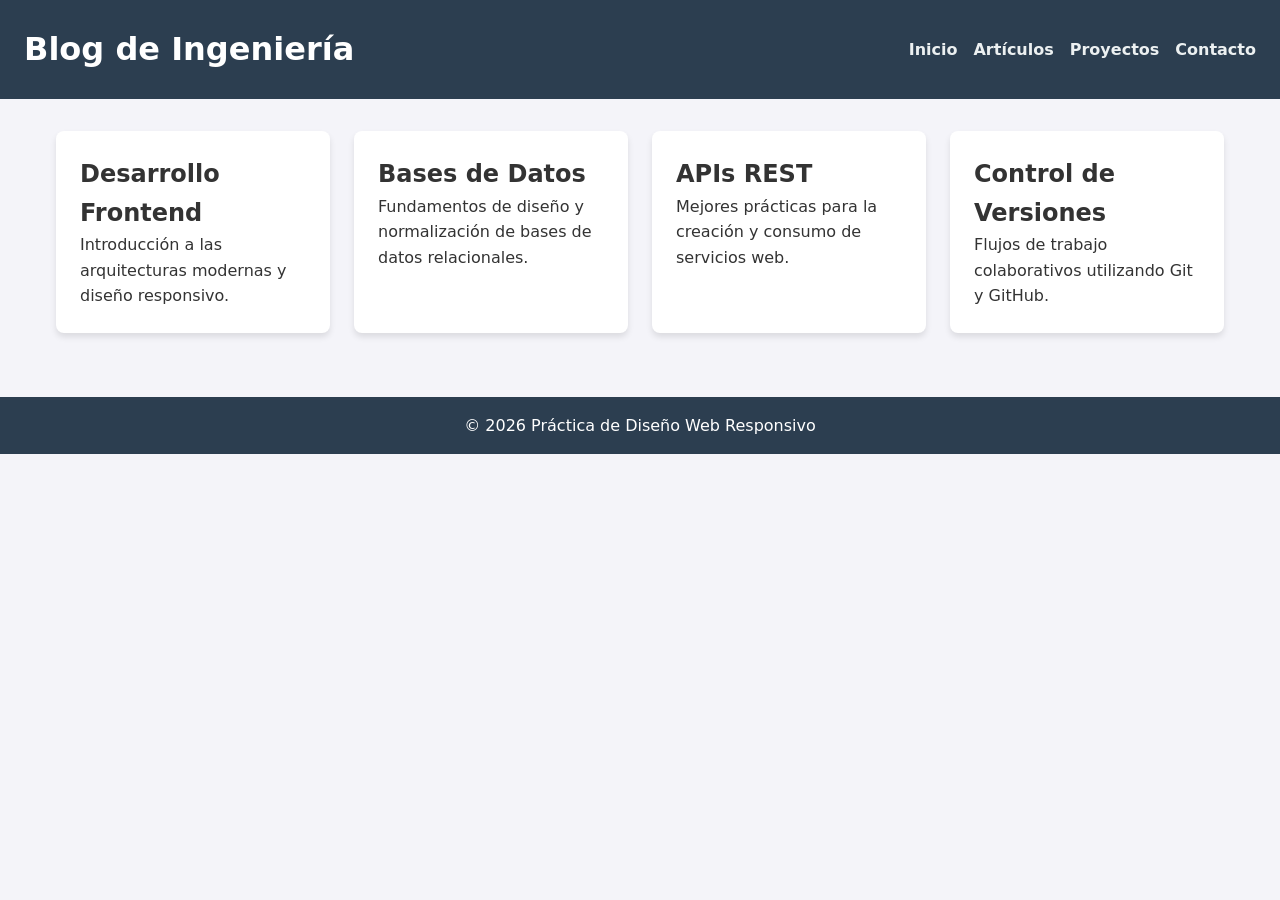
<file: Segundo Parcial/Actividad por participación 2/participacion4/index.html>
<!DOCTYPE html>
<html lang="es">
<head>
    <meta charset="UTF-8">
    <meta name="viewport" content="width=device-width, initial-scale=1.0">
    <title>Práctica: Media Queries</title>
    <link rel="stylesheet" href="assets/css/style.css">
</head>
<body>
    <header class="header">
        <h1>Blog de Ingeniería</h1>
        <nav class="nav">
            <ul>
                <li><a href="#">Inicio</a></li>
                <li><a href="#">Artículos</a></li>
                <li><a href="#">Proyectos</a></li>
                <li><a href="#">Contacto</a></li>
            </ul>
        </nav>
    </header>

    <main class="container">
        <section class="grid-articulos">
            <article class="card">
                <h2>Desarrollo Frontend</h2>
                <p>Introducción a las arquitecturas modernas y diseño responsivo.</p>
            </article>
            <article class="card">
                <h2>Bases de Datos</h2>
                <p>Fundamentos de diseño y normalización de bases de datos relacionales.</p>
            </article>
            <article class="card">
                <h2>APIs REST</h2>
                <p>Mejores prácticas para la creación y consumo de servicios web.</p>
            </article>
            <article class="card">
                <h2>Control de Versiones</h2>
                <p>Flujos de trabajo colaborativos utilizando Git y GitHub.</p>
            </article>
        </section>
    </main>

    <footer class="footer">
        <p>&copy; 2026 Práctica de Diseño Web Responsivo</p>
    </footer>
</body>
</html>
</file>
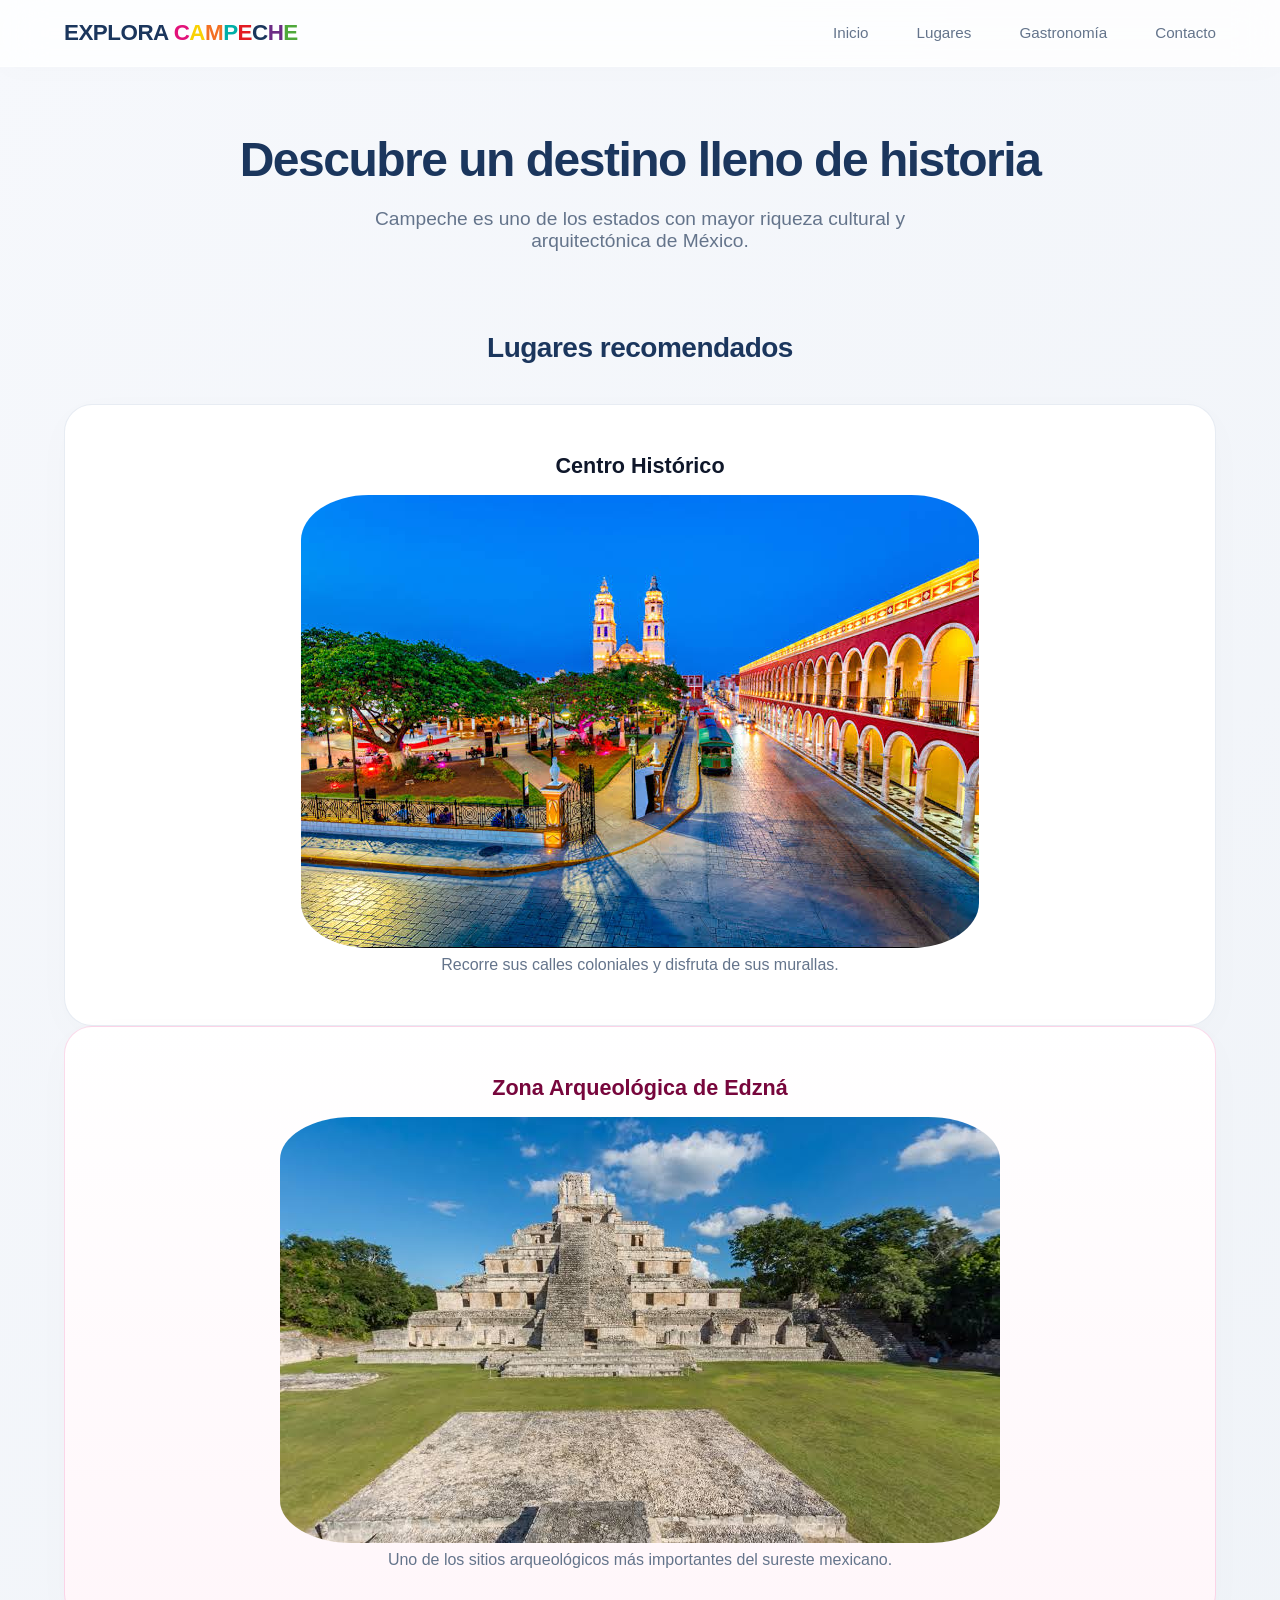
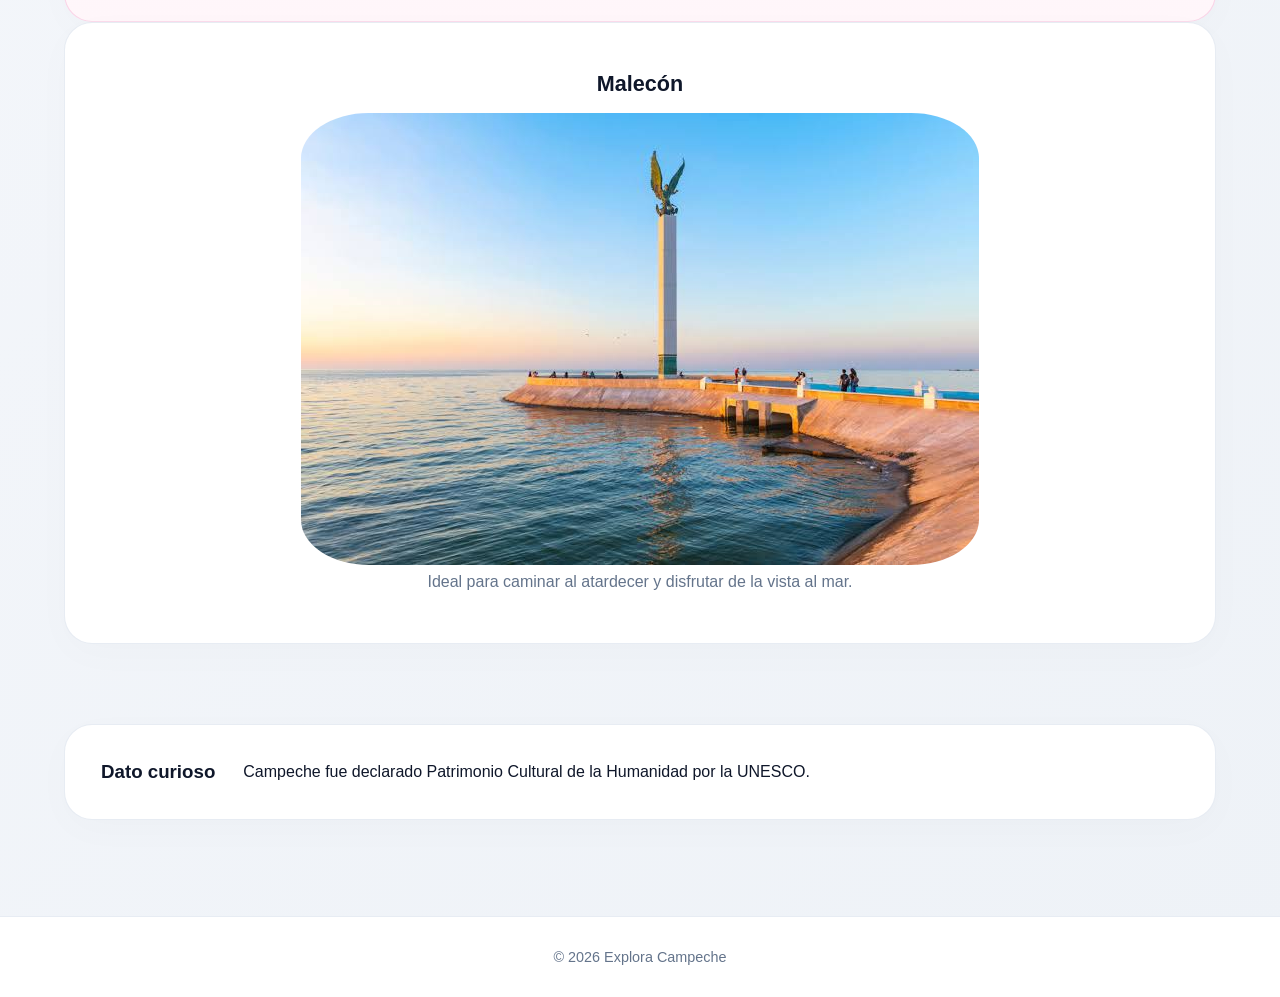
<file: Segundo Parcial/Tareas/Tarea1/index.html>
<!DOCTYPE html>
<html lang="es">
<head>
    <meta charset="UTF-8">
    <meta name="viewport" content="width=device-width, initial-scale=1.0">
    <title>Explora Campeche</title>
    <link rel="stylesheet" href="styles.css">
</head>

<body>

<header>

    <h1 id="logo">
  Explora <span class="c-rosa">C</span><span class="c-amarillo">a</span><span class="c-naranja">m</span><span class="c-aqua">p</span><span class="c-rojo">e</span><span class="c-azul">c</span><span class="c-morado">h</span><span class="c-verde">e</span>
</h1>

    <nav>

        <ul class="menu">
            <li><a href="#">Inicio</a></li>
            <li><a href="#">Lugares</a></li>
            <li><a href="#">Gastronomía</a></li>
            <li><a href="#">Contacto</a></li>
        </ul>

    </nav>

</header>

<main>

    <section class="presentacion">

        <h2>Descubre un destino lleno de historia</h2>

        <p>
            Campeche es uno de los estados con mayor riqueza cultural y arquitectónica de México.
        </p>

    </section>

    <section id="destinos">

        <h2>Lugares recomendados</h2>

        <article class="tarjeta">

            <h3>Centro Histórico</h3>
            <img src="img/centro.jpg" alt ="Centro Histórico">
            <p>
                Recorre sus calles coloniales y disfruta de sus murallas.
            </p>

        </article>

        <article class="tarjeta destacado">

            <h3>Zona Arqueológica de Edzná</h3>

            <img src="img/edzna.jpg" alt ="Centro Histórico">

            

            <p>
                Uno de los sitios arqueológicos más importantes del sureste mexicano.
            </p>

        </article>

        <article class="tarjeta">

            <h3>Malecón</h3>

                
<img src="img/male.jpg" alt ="Centro Histórico">
                


            <p>
                Ideal para caminar al atardecer y disfrutar de la vista al mar.
            </p>

        </article>

    </section>

    <aside class="informacion">

        <h3>Dato curioso</h3>

        <p>
            Campeche fue declarado Patrimonio Cultural de la Humanidad por la UNESCO.
        </p>

    </aside>

</main>

<footer>

    <p id="copyright">
        © 2026 Explora Campeche
    </p>

</footer>

</body>
</html>
</file>
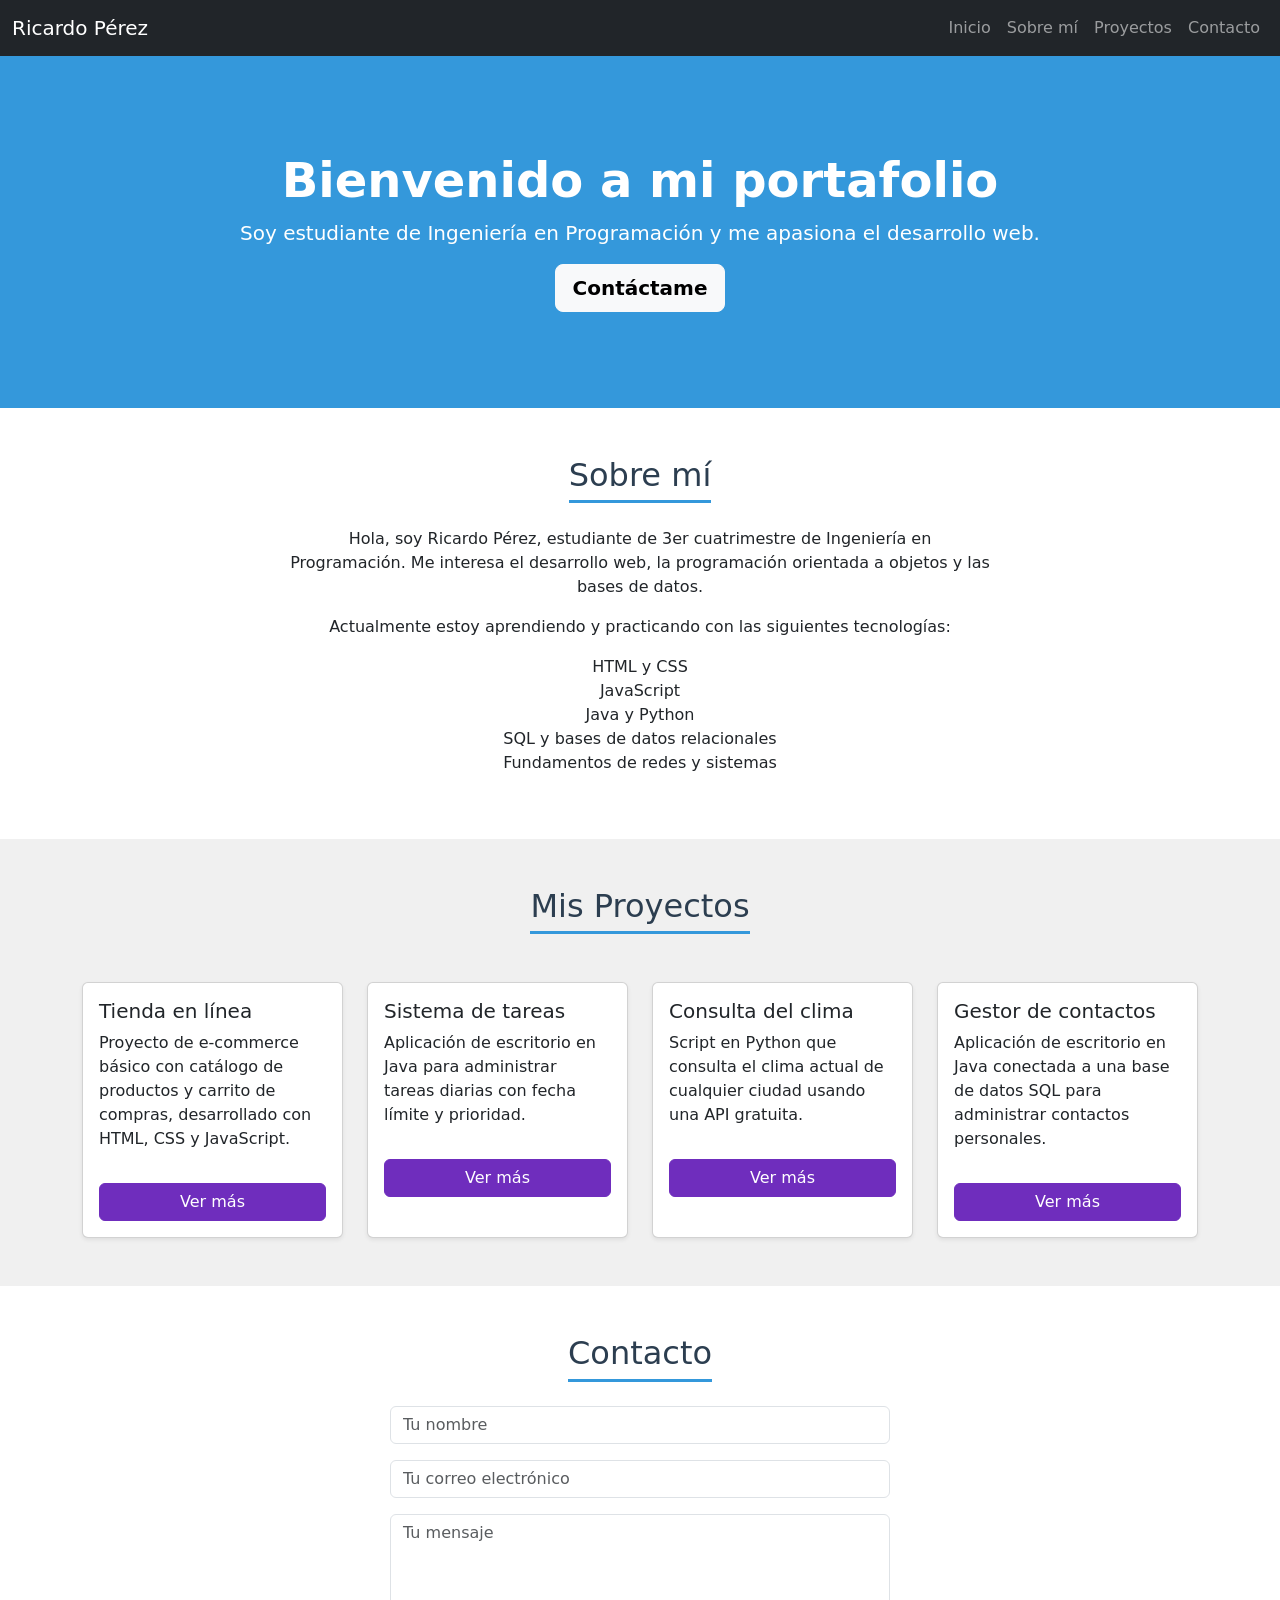
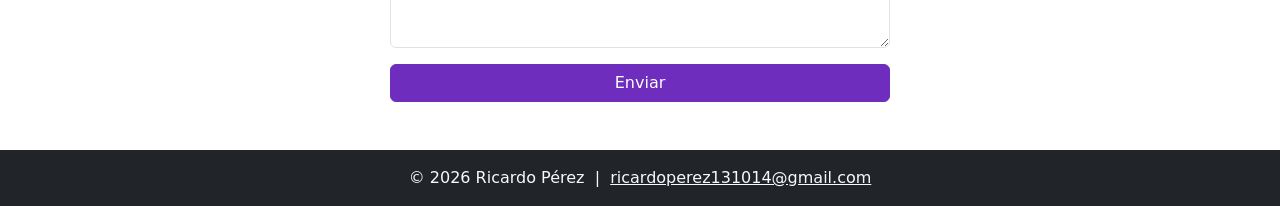
<file: Segundo Parcial/Examen/Examen Segundo Parcial/Ejercicio2/index.html>
<!DOCTYPE html>
<html lang="es">
<head>
    <meta charset="UTF-8">
    <meta name="viewport" content="width=device-width, initial-scale=1.0">
    <title>Ricardo Pérez - Landing Page</title>

    <!-- Bootstrap 5 CDN -->
    <link href="https://cdn.jsdelivr.net/npm/bootstrap@5.3.3/dist/css/bootstrap.min.css" rel="stylesheet">
    <!-- Estilos personalizados: SIEMPRE después del CDN de Bootstrap -->
    <link href="css/style.css" rel="stylesheet">
</head>
<body>

<!-- 1. NAVBAR -->
<nav class="navbar navbar-expand-lg navbar-dark bg-dark">
    <div class="container-fluid">
        <a class="navbar-brand" href="#hero">Ricardo Pérez</a>
        <button class="navbar-toggler" type="button" data-bs-toggle="collapse" data-bs-target="#navbarNav"
                aria-controls="navbarNav" aria-expanded="false" aria-label="Alternar navegación">
            <span class="navbar-toggler-icon"></span>
        </button>
        <div class="collapse navbar-collapse" id="navbarNav">
            <ul class="navbar-nav ms-auto">
                <li class="nav-item"><a class="nav-link" href="#hero">Inicio</a></li>
                <li class="nav-item"><a class="nav-link" href="#contenido">Sobre mí</a></li>
                <li class="nav-item"><a class="nav-link" href="#tarjetas">Proyectos</a></li>
                <li class="nav-item"><a class="nav-link" href="#contacto">Contacto</a></li>
            </ul>
        </div>
    </div>
</nav>

<!-- 2. HERO -->
<header id="hero" class="text-white text-center py-5" style="background-color:#3498db;">
    <div class="container py-5">
        <h2 class="display-5 fw-bold">Bienvenido a mi portafolio</h2>
        <p class="lead">Soy estudiante de Ingeniería en Programación y me apasiona el desarrollo web.</p>
        <a href="#contacto" class="btn btn-light btn-lg fw-bold">Contáctame</a>
    </div>
</header>

<!-- 3. SOBRE MÍ -->
<section id="contenido" class="py-5 bg-white">
    <div class="container text-center">
        <h2 class="section-title mb-4">Sobre mí</h2>
        <p class="mx-auto" style="max-width:700px;">
            Hola, soy Ricardo Pérez, estudiante de 3er cuatrimestre de Ingeniería en Programación.
            Me interesa el desarrollo web, la programación orientada a objetos y las bases de datos.
        </p>
        <p>Actualmente estoy aprendiendo y practicando con las siguientes tecnologías:</p>
        <ul class="list-unstyled mx-auto" style="max-width:500px;">
            <li>HTML y CSS</li>
            <li>JavaScript</li>
            <li>Java y Python</li>
            <li>SQL y bases de datos relacionales</li>
            <li>Fundamentos de redes y sistemas</li>
        </ul>
    </div>
</section>

<!-- 4. PROYECTOS (rejilla + tarjetas) -->
<section id="tarjetas" class="py-5" style="background-color:#f0f0f0;">
    <div class="container">
        <div class="text-center">
            <h2 class="section-title mb-5">Mis Proyectos</h2>
        </div>
        <div class="row g-4">

            <div class="col-12 col-sm-6 col-lg-3">
                <div class="card h-100 shadow-sm">
                    <div class="card-body d-flex flex-column">
                        <h3 class="card-title h5">Tienda en línea</h3>
                        <p class="card-text">Proyecto de e-commerce básico con catálogo de productos y carrito de compras, desarrollado con HTML, CSS y JavaScript.</p>
                        <button type="button" class="btn btn-primary mt-3" data-bs-toggle="modal" data-bs-target="#modalTienda">
                            Ver más
                        </button>
                    </div>
                </div>
            </div>

            <div class="col-12 col-sm-6 col-lg-3">
                <div class="card h-100 shadow-sm">
                    <div class="card-body d-flex flex-column">
                        <h3 class="card-title h5">Sistema de tareas</h3>
                        <p class="card-text">Aplicación de escritorio en Java para administrar tareas diarias con fecha límite y prioridad.</p>
                        <button type="button" class="btn btn-primary mt-3" data-bs-toggle="modal" data-bs-target="#modalTareas">
                            Ver más
                        </button>
                    </div>
                </div>
            </div>

            <div class="col-12 col-sm-6 col-lg-3">
                <div class="card h-100 shadow-sm">
                    <div class="card-body d-flex flex-column">
                        <h3 class="card-title h5">Consulta del clima</h3>
                        <p class="card-text">Script en Python que consulta el clima actual de cualquier ciudad usando una API gratuita.</p>
                        <button type="button" class="btn btn-primary mt-3" data-bs-toggle="modal" data-bs-target="#modalClima">
                            Ver más
                        </button>
                    </div>
                </div>
            </div>

            <div class="col-12 col-sm-6 col-lg-3">
                <div class="card h-100 shadow-sm">
                    <div class="card-body d-flex flex-column">
                        <h3 class="card-title h5">Gestor de contactos</h3>
                        <p class="card-text">Aplicación de escritorio en Java conectada a una base de datos SQL para administrar contactos personales.</p>
                        <button type="button" class="btn btn-primary mt-3" data-bs-toggle="modal" data-bs-target="#modalContactos">
                            Ver más
                        </button>
                    </div>
                </div>
            </div>

        </div>
    </div>
</section>

<!-- 5. CONTACTO -->
<section id="contacto" class="py-5 bg-white">
    <div class="container">
        <div class="text-center">
            <h2 class="section-title mb-4">Contacto</h2>
        </div>
        <form id="formulario" novalidate class="mx-auto" style="max-width:500px;">
            <div class="mb-3">
                <input type="text" class="form-control" id="nombre" placeholder="Tu nombre">
                <div class="invalid-feedback" id="err-nombre"></div>
            </div>
            <div class="mb-3">
                <input type="email" class="form-control" id="email" placeholder="Tu correo electrónico">
                <div class="invalid-feedback" id="err-email"></div>
            </div>
            <div class="mb-3">
                <textarea class="form-control" id="mensaje" rows="5" placeholder="Tu mensaje"></textarea>
                <div class="invalid-feedback" id="err-mensaje"></div>
            </div>
            <button type="submit" class="btn btn-primary w-100">Enviar</button>
        </form>
        <div id="mensaje-exito" class="alert alert-success text-center mx-auto mt-3" style="max-width:500px; display:none;">
            ¡Mensaje enviado correctamente! Te responderé pronto.
        </div>
    </div>
</section>

<!-- 6. FOOTER -->
<footer class="bg-dark text-light text-center py-3">
    <p class="mb-0">&copy; 2026 Ricardo Pérez &nbsp;|&nbsp; <a class="link-light" href="mailto:ricardoperez131014@gmail.com">ricardoperez131014@gmail.com</a></p>
</footer>

<!-- MODALES DE PROYECTOS -->
<div class="modal fade" id="modalTienda" tabindex="-1" aria-labelledby="modalTiendaLabel" aria-hidden="true">
    <div class="modal-dialog">
        <div class="modal-content">
            <div class="modal-header">
                <h5 class="modal-title" id="modalTiendaLabel">Tienda en línea</h5>
                <button type="button" class="btn-close" data-bs-dismiss="modal" aria-label="Cerrar"></button>
            </div>
            <div class="modal-body">
                <p>Proyecto de e-commerce básico con catálogo de productos, carrito de compras y cálculo de totales, desarrollado con HTML, CSS y JavaScript puro, sin frameworks.</p>
            </div>
            <div class="modal-footer">
                <button type="button" class="btn btn-secondary" data-bs-dismiss="modal">Cerrar</button>
            </div>
        </div>
    </div>
</div>

<div class="modal fade" id="modalTareas" tabindex="-1" aria-labelledby="modalTareasLabel" aria-hidden="true">
    <div class="modal-dialog">
        <div class="modal-content">
            <div class="modal-header">
                <h5 class="modal-title" id="modalTareasLabel">Sistema de tareas</h5>
                <button type="button" class="btn-close" data-bs-dismiss="modal" aria-label="Cerrar"></button>
            </div>
            <div class="modal-body">
                <p>Aplicación de escritorio en Java para administrar tareas diarias, con fecha límite, prioridad y persistencia de datos en un archivo local.</p>
            </div>
            <div class="modal-footer">
                <button type="button" class="btn btn-secondary" data-bs-dismiss="modal">Cerrar</button>
            </div>
        </div>
    </div>
</div>

<div class="modal fade" id="modalClima" tabindex="-1" aria-labelledby="modalClimaLabel" aria-hidden="true">
    <div class="modal-dialog">
        <div class="modal-content">
            <div class="modal-header">
                <h5 class="modal-title" id="modalClimaLabel">Consulta del clima</h5>
                <button type="button" class="btn-close" data-bs-dismiss="modal" aria-label="Cerrar"></button>
            </div>
            <div class="modal-body">
                <p>Script en Python que consulta el clima actual de cualquier ciudad usando una API gratuita y muestra temperatura, humedad y condición del cielo.</p>
            </div>
            <div class="modal-footer">
                <button type="button" class="btn btn-secondary" data-bs-dismiss="modal">Cerrar</button>
            </div>
        </div>
    </div>
</div>

<div class="modal fade" id="modalContactos" tabindex="-1" aria-labelledby="modalContactosLabel" aria-hidden="true">
    <div class="modal-dialog">
        <div class="modal-content">
            <div class="modal-header">
                <h5 class="modal-title" id="modalContactosLabel">Gestor de contactos</h5>
                <button type="button" class="btn-close" data-bs-dismiss="modal" aria-label="Cerrar"></button>
            </div>
            <div class="modal-body">
                <p>Aplicación de escritorio en Java conectada a una base de datos SQL para registrar, editar y eliminar contactos personales.</p>
            </div>
            <div class="modal-footer">
                <button type="button" class="btn btn-secondary" data-bs-dismiss="modal">Cerrar</button>
            </div>
        </div>
    </div>
</div>

<!-- Bootstrap Bundle JS (necesario para navbar, modales, etc.) -->
<script src="https://cdn.jsdelivr.net/npm/bootstrap@5.3.3/dist/js/bootstrap.bundle.min.js"></script>

<!-- JAVASCRIPT: validación del formulario -->
<script>
    document.getElementById('formulario').addEventListener('submit', function (e) {
        e.preventDefault();

        var nombre = document.getElementById('nombre');
        var email = document.getElementById('email');
        var mensaje = document.getElementById('mensaje');
        var valido = true;

        // Limpiar errores anteriores
        ['nombre', 'email', 'mensaje'].forEach(function (id) {
            document.getElementById(id).classList.remove('is-invalid');
            document.getElementById('err-' + id).textContent = '';
        });

        if (nombre.value.trim() === '') {
            nombre.classList.add('is-invalid');
            document.getElementById('err-nombre').textContent = 'Por favor ingresa tu nombre.';
            valido = false;
        }

        if (email.value.trim() === '' || !email.value.includes('@')) {
            email.classList.add('is-invalid');
            document.getElementById('err-email').textContent = 'Ingresa un correo válido.';
            valido = false;
        }

        if (mensaje.value.trim() === '') {
            mensaje.classList.add('is-invalid');
            document.getElementById('err-mensaje').textContent = 'El mensaje no puede estar vacío.';
            valido = false;
        }

        if (valido) {
            document.getElementById('formulario').style.display = 'none';
            document.getElementById('mensaje-exito').style.display = 'block';
        }
    });
</script>

</body>
</html>
</file>
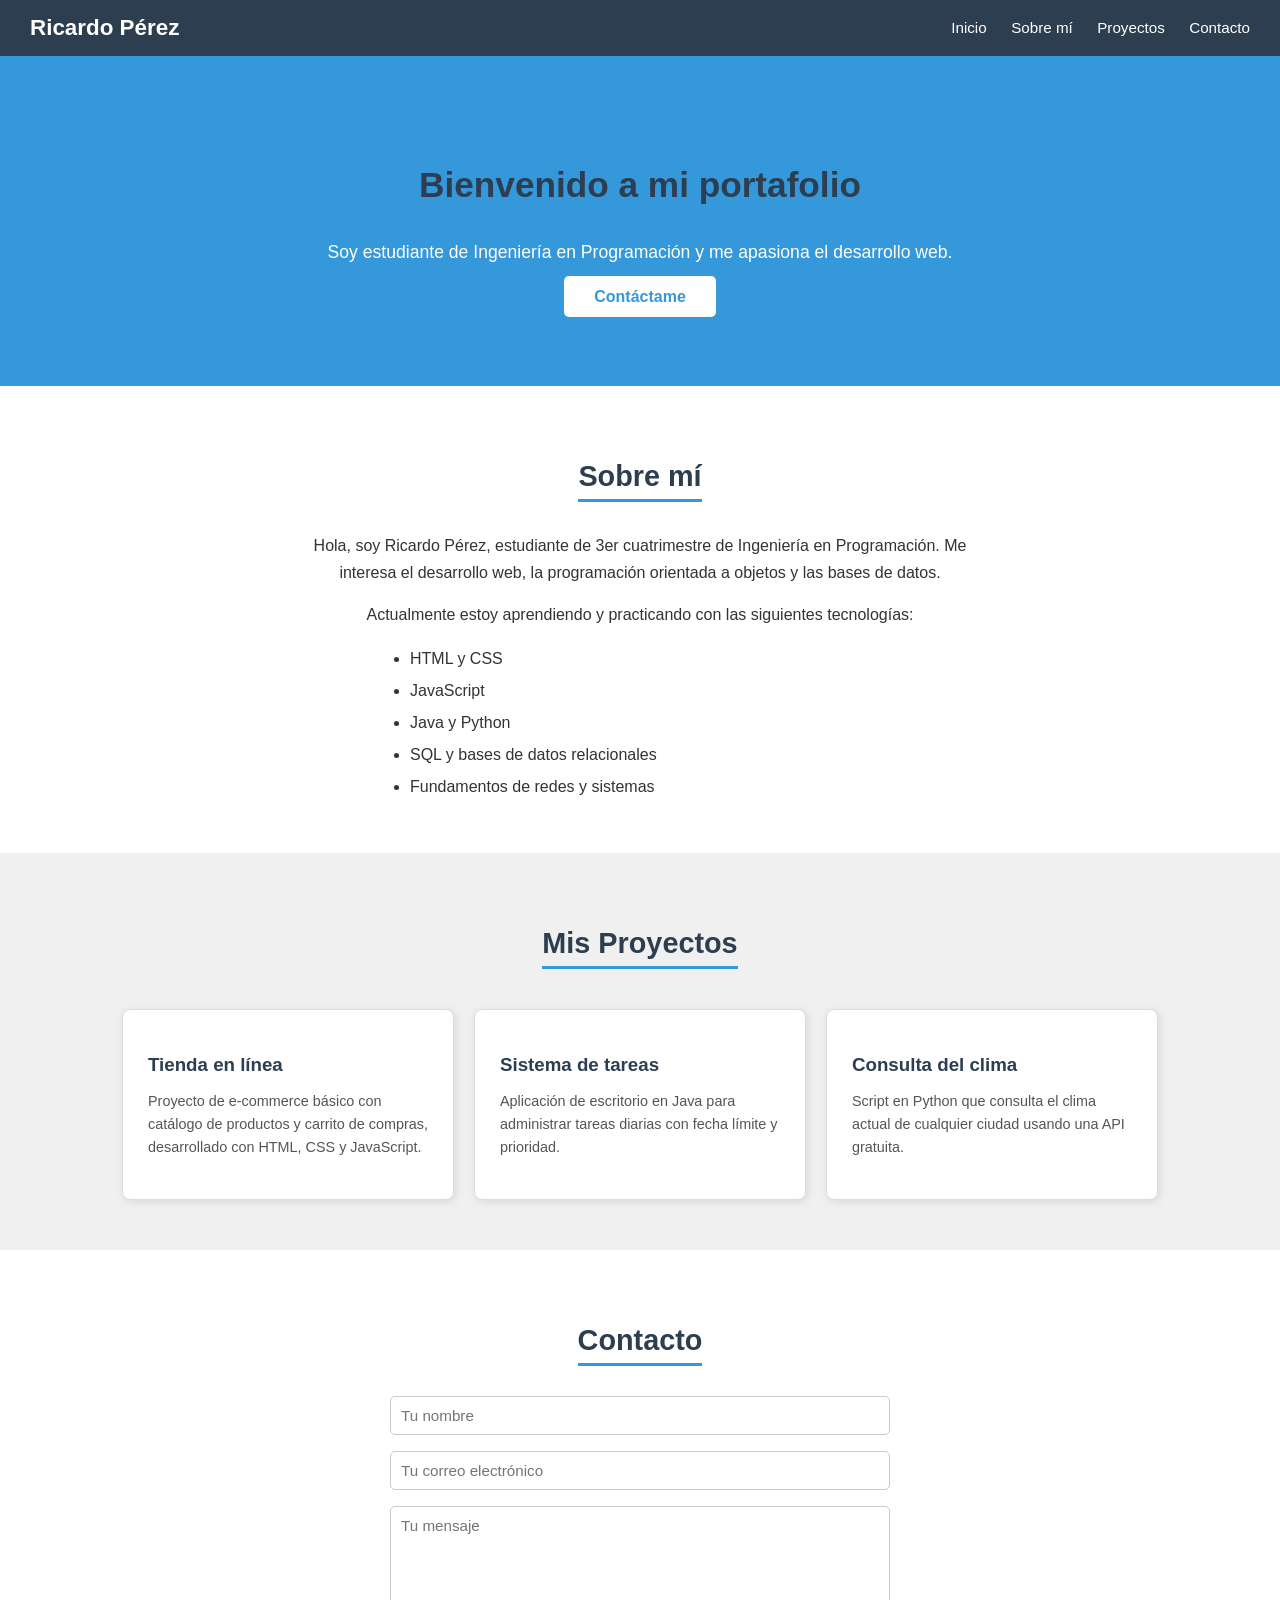
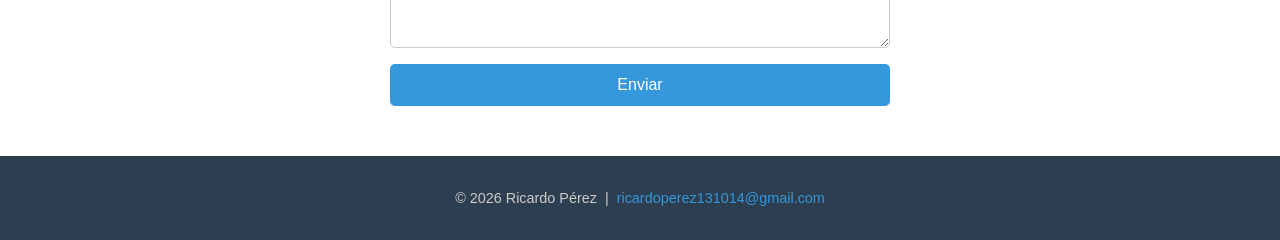
<file: Landing_Page.html>
<!DOCTYPE html>
<html lang="es">
<head>
    <meta charset="UTF-8">
    <meta name="viewport" content="width=device-width, initial-scale=1.0">
    <title>Ricardo Pérez - Landing Page</title>
    <style>
        body {
            font-family: Arial, sans-serif;
            margin: 0;
            padding: 0;
            background-color: #f0f0f0;
            color: #333;
        }

        /* HEADER */
        header {
            background-color: #2c3e50;
            color: white;
            padding: 15px 30px;
            display: flex;
            justify-content: space-between;
            align-items: center;
        }

        header h1 {
            font-size: 1.4rem;
            margin: 0;
        }

        header nav a {
            color: white;
            text-decoration: none;
            margin-left: 20px;
            font-size: 0.95rem;
        }

        header nav a:hover {
            text-decoration: underline;
        }

        /* HERO */
        #hero {
            background-color: #3498db;
            color: white;
            text-align: center;
            padding: 80px 20px;
        }

        #hero h2 {
            font-size: 2.2rem;
            margin-bottom: 10px;
        }

        #hero p {
            font-size: 1.1rem;
            margin-bottom: 25px;
        }

        #hero a {
            background-color: white;
            color: #3498db;
            padding: 12px 30px;
            text-decoration: none;
            border-radius: 5px;
            font-weight: bold;
        }

        #hero a:hover {
            background-color: #ecf0f1;
        }

        /* SECCIONES */
        section {
            padding: 50px 30px;
        }

        section h2 {
            text-align: center;
            margin-bottom: 30px;
            font-size: 1.8rem;
            color: #2c3e50;
            border-bottom: 3px solid #3498db;
            display: inline-block;
            padding-bottom: 6px;
        }

        .seccion-titulo {
            text-align: center;
        }

        /* CONTENIDO */
        #contenido {
            background-color: white;
        }

        #contenido p {
            max-width: 700px;
            margin: 0 auto 15px;
            line-height: 1.7;
            text-align: center;
        }

        #contenido ul {
            max-width: 500px;
            margin: 0 auto;
            line-height: 2;
        }

        /* TARJETAS */
        #tarjetas {
            background-color: #f0f0f0;
        }

        .cards-container {
            display: flex;
            gap: 20px;
            justify-content: center;
            flex-wrap: wrap;
            margin-top: 10px;
        }

        .card {
            background-color: white;
            border: 1px solid #ddd;
            border-radius: 8px;
            padding: 25px;
            width: 280px;
            box-shadow: 2px 2px 8px rgba(0,0,0,0.1);
        }

        .card h3 {
            color: #2c3e50;
            margin-bottom: 10px;
        }

        .card p {
            color: #555;
            font-size: 0.9rem;
            line-height: 1.6;
        }

        /* CONTACTO */
        #contacto {
            background-color: white;
        }

        #contacto form {
            max-width: 500px;
            margin: 0 auto;
            display: flex;
            flex-direction: column;
            gap: 12px;
        }

        #contacto form input,
        #contacto form textarea {
            padding: 10px;
            border: 1px solid #ccc;
            border-radius: 5px;
            font-size: 0.95rem;
            font-family: Arial, sans-serif;
        }

        #contacto form textarea {
            height: 120px;
            resize: vertical;
        }

        #contacto form button {
            background-color: #3498db;
            color: white;
            border: none;
            padding: 12px;
            border-radius: 5px;
            font-size: 1rem;
            cursor: pointer;
        }

        #contacto form button:hover {
            background-color: #2980b9;
        }

        .error {
            border: 1px solid red !important;
        }

        .error-msg {
            color: red;
            font-size: 0.82rem;
            margin-top: -8px;
        }

        #mensaje-exito {
            display: none;
            background-color: #d4edda;
            color: #155724;
            border: 1px solid #c3e6cb;
            padding: 12px;
            border-radius: 5px;
            text-align: center;
            max-width: 500px;
            margin: 15px auto 0;
        }

        /* FOOTER */
        footer {
            background-color: #2c3e50;
            color: #ccc;
            text-align: center;
            padding: 20px;
            font-size: 0.9rem;
        }

        footer a {
            color: #3498db;
            text-decoration: none;
        }
    </style>
</head>
<body>

<!-- 1. HEADER -->
<header>
    <h1>Ricardo Pérez</h1>
    <nav>
        <a href="#hero">Inicio</a>
        <a href="#contenido">Sobre mí</a>
        <a href="#tarjetas">Proyectos</a>
        <a href="#contacto">Contacto</a>
    </nav>
</header>

<!-- 2. HERO SECTION -->
<section id="hero">
    <h2>Bienvenido a mi portafolio</h2>
    <p>Soy estudiante de Ingeniería en Programación y me apasiona el desarrollo web.</p>
    <a href="#contacto">Contáctame</a>
</section>

<!-- 3. CONTENIDO -->
<section id="contenido">
    <div class="seccion-titulo">
        <h2>Sobre mí</h2>
    </div>
    <p>Hola, soy Ricardo Pérez, estudiante de 3er cuatrimestre de Ingeniería en Programación. Me interesa el desarrollo web, la programación orientada a objetos y las bases de datos.</p>
    <p>Actualmente estoy aprendiendo y practicando con las siguientes tecnologías:</p>
    <ul>
        <li>HTML y CSS</li>
        <li>JavaScript</li>
        <li>Java y Python</li>
        <li>SQL y bases de datos relacionales</li>
        <li>Fundamentos de redes y sistemas</li>
    </ul>
</section>

<!-- 4. TARJETAS -->
<section id="tarjetas">
    <div class="seccion-titulo">
        <h2>Mis Proyectos</h2>
    </div>
    <div class="cards-container">
        <div class="card">
            <h3>Tienda en línea</h3>
            <p>Proyecto de e-commerce básico con catálogo de productos y carrito de compras, desarrollado con HTML, CSS y JavaScript.</p>
        </div>
        <div class="card">
            <h3>Sistema de tareas</h3>
            <p>Aplicación de escritorio en Java para administrar tareas diarias con fecha límite y prioridad.</p>
        </div>
        <div class="card">
            <h3>Consulta del clima</h3>
            <p>Script en Python que consulta el clima actual de cualquier ciudad usando una API gratuita.</p>
        </div>
    </div>
</section>

<!-- 5. CONTACTO -->
<section id="contacto">
    <div class="seccion-titulo">
        <h2>Contacto</h2>
    </div>
    <form id="formulario" novalidate>
        <input type="text" id="nombre" placeholder="Tu nombre" />
        <span class="error-msg" id="err-nombre"></span>

        <input type="email" id="email" placeholder="Tu correo electrónico" />
        <span class="error-msg" id="err-email"></span>

        <textarea id="mensaje" placeholder="Tu mensaje"></textarea>
        <span class="error-msg" id="err-mensaje"></span>

        <button type="submit">Enviar</button>
    </form>
    <div id="mensaje-exito">¡Mensaje enviado correctamente! Te responderé pronto.</div>
</section>

<!-- 6. FOOTER -->
<footer>
    <p>&copy; 2026 Ricardo Pérez &nbsp;|&nbsp; <a href="mailto:ricardoperez131014@gmail.com">ricardoperez131014@gmail.com</a></p>
</footer>

<!-- JAVASCRIPT: validación del formulario -->
<script>
    document.getElementById('formulario').addEventListener('submit', function(e) {
        e.preventDefault();

        var nombre  = document.getElementById('nombre');
        var email   = document.getElementById('email');
        var mensaje = document.getElementById('mensaje');
        var valido  = true;

        // Limpiar errores anteriores
        ['nombre', 'email', 'mensaje'].forEach(function(id) {
            document.getElementById(id).classList.remove('error');
            document.getElementById('err-' + id).textContent = '';
        });

        if (nombre.value.trim() === '') {
            nombre.classList.add('error');
            document.getElementById('err-nombre').textContent = 'Por favor ingresa tu nombre.';
            valido = false;
        }

        if (email.value.trim() === '' || !email.value.includes('@')) {
            email.classList.add('error');
            document.getElementById('err-email').textContent = 'Ingresa un correo válido.';
            valido = false;
        }

        if (mensaje.value.trim() === '') {
            mensaje.classList.add('error');
            document.getElementById('err-mensaje').textContent = 'El mensaje no puede estar vacío.';
            valido = false;
        }

        if (valido) {
            document.getElementById('formulario').style.display = 'none';
            document.getElementById('mensaje-exito').style.display = 'block';
        }
    });
</script>

</body>
</html>
</file>
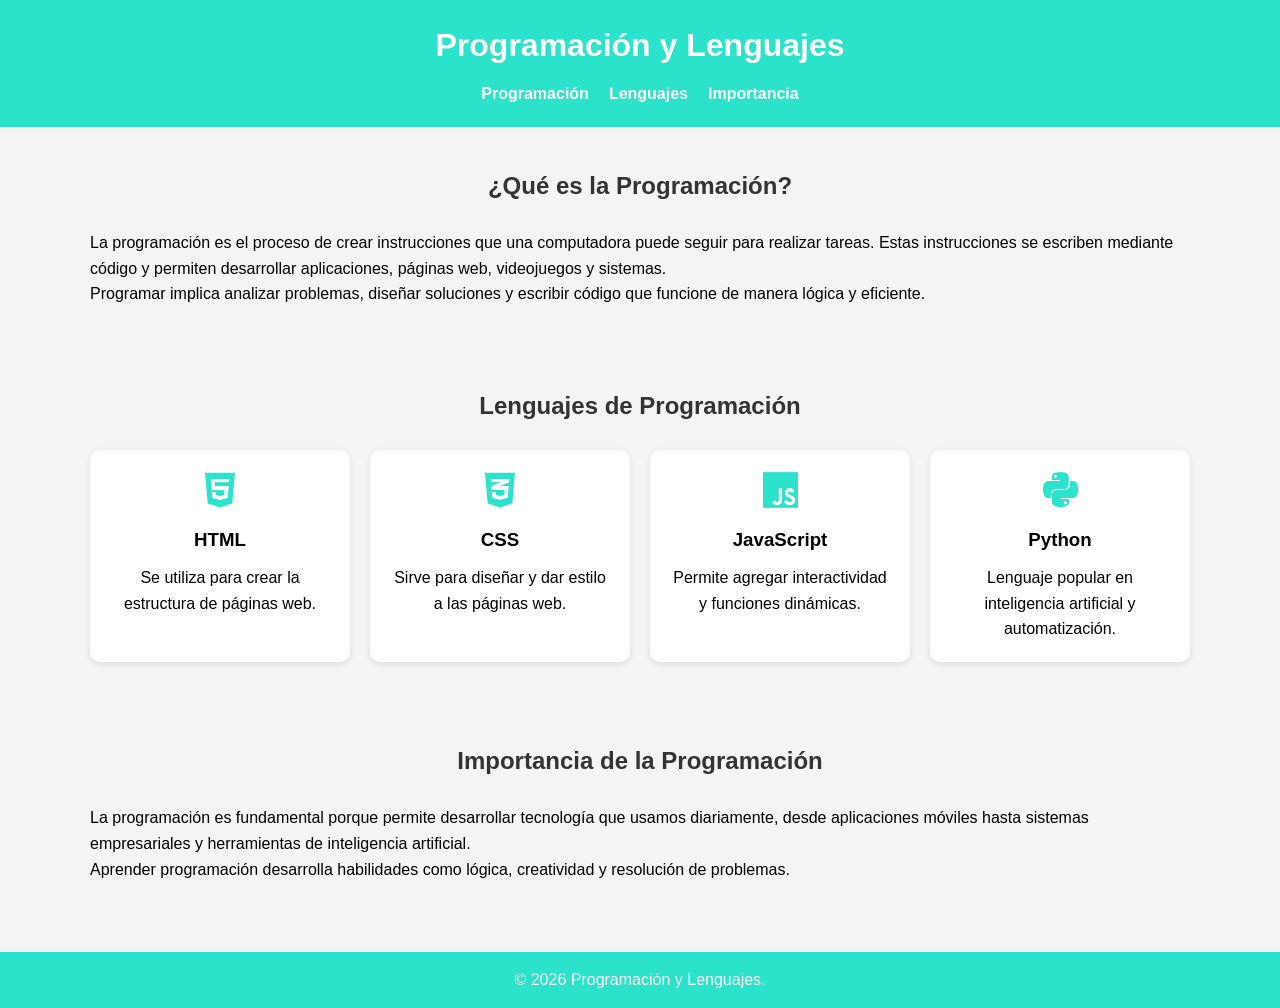
<file: Primer parcial/Tareas/Tarea 4/Participación.html>
<!DOCTYPE html>
<html lang="es">
<head>
<meta charset="UTF-8">
<meta name="viewport" content="width=device-width, initial-scale=1.0">
<title>Programación y Lenguajes</title>

<link rel="stylesheet"
href="https://cdnjs.cloudflare.com/ajax/libs/font-awesome/6.5.2/css/all.min.css">

<style>

*{
    margin:0;
    padding:0;
    box-sizing:border-box;
    font-family: Arial, sans-serif;
}

body{
    background:#f4f4f4;
    line-height:1.6;
}

/* HEADER */
header{
    background:#2be2ca;
    color:white;
    text-align:center;
    padding:20px;
}

nav ul{
    list-style:none;
    display:flex;
    justify-content:center;
    gap:20px;
    margin-top:10px;
}

nav ul li a{
    color:white;
    text-decoration:none;
    font-weight:bold;
}

nav ul li a:hover{
    text-decoration:underline;
}

/* CONTENIDO */
.section{
    padding:40px 20px;
}

.container{
    max-width:1100px;
    margin:auto;
}

.section-title{
    text-align:center;
    margin-bottom:25px;
    color:#333;
}

/* TARJETAS */
.cards{
    display:grid;
    grid-template-columns:repeat(auto-fit,minmax(220px,1fr));
    gap:20px;
    margin-top:25px;
}

.card{
    background:white;
    padding:20px;
    border-radius:10px;
    text-align:center;
    box-shadow:0 2px 6px rgba(0,0,0,.1);
}

.card i{
    font-size:40px;
    color:#2be2ca;
    margin-bottom:15px;
}

.card h3{
    margin-bottom:10px;
}

/* FOOTER */
footer{
    background:#2be2ca;
    color:white;
    text-align:center;
    padding:15px;
    margin-top:30px;
}

@media(max-width:768px){
    nav ul{
        flex-direction:column;
    }
}

</style>
</head>

<body>

<header>
    <h1>Programación y Lenguajes</h1>

    <nav>
        <ul>
            <li><a href="#programacion">Programación</a></li>
            <li><a href="#lenguajes">Lenguajes</a></li>
            <li><a href="#importancia">Importancia</a></li>
        </ul>
    </nav>
</header>

<section id="programacion" class="section">
    <div class="container">
        <h2 class="section-title">¿Qué es la Programación?</h2>

        <p>
            La programación es el proceso de crear instrucciones que una computadora
            puede seguir para realizar tareas. Estas instrucciones se escriben mediante
            código y permiten desarrollar aplicaciones, páginas web, videojuegos y sistemas.
        </p>

        <p>
            Programar implica analizar problemas, diseñar soluciones y escribir código
            que funcione de manera lógica y eficiente.
        </p>
    </div>
</section>

<section id="lenguajes" class="section">
    <div class="container">
        <h2 class="section-title">Lenguajes de Programación</h2>

        <div class="cards">

            <div class="card">
                <i class="fab fa-html5"></i>
                <h3>HTML</h3>
                <p>
                    Se utiliza para crear la estructura de páginas web.
                </p>
            </div>

            <div class="card">
                <i class="fab fa-css3-alt"></i>
                <h3>CSS</h3>
                <p>
                    Sirve para diseñar y dar estilo a las páginas web.
                </p>
            </div>

            <div class="card">
                <i class="fab fa-js"></i>
                <h3>JavaScript</h3>
                <p>
                    Permite agregar interactividad y funciones dinámicas.
                </p>
            </div>

            <div class="card">
                <i class="fab fa-python"></i>
                <h3>Python</h3>
                <p>
                    Lenguaje popular en inteligencia artificial y automatización.
                </p>
            </div>

        </div>
    </div>
</section>

<section id="importancia" class="section">
    <div class="container">
        <h2 class="section-title">Importancia de la Programación</h2>

        <p>
            La programación es fundamental porque permite desarrollar tecnología
            que usamos diariamente, desde aplicaciones móviles hasta sistemas
            empresariales y herramientas de inteligencia artificial.
        </p>

        <p>
            Aprender programación desarrolla habilidades como lógica, creatividad
            y resolución de problemas.
        </p>
    </div>
</section>

<footer>
    <p>&copy; 2026 Programación y Lenguajes.</p>
</footer>

</body>
</html>
</file>
<file: Segundo Parcial/Actividad por participación 2/participacion4/assets/css/style.css>
/* =========================================
   Estilos Base (Mobile First)
   ========================================= */
* {
    box-sizing: border-box;
    margin: 0;
    padding: 0;
}

body {
    font-family: system-ui, -apple-system, sans-serif;
    line-height: 1.6;
    background-color: #f4f4f9;
    color: #333;
}

/* --- Componentes --- */
.header {
    background-color: #2c3e50;
    color: white;
    padding: 1.5rem;
    text-align: center;
}

.nav ul {
    list-style: none;
    padding-top: 1rem;
    display: flex;
    flex-direction: column; /* Móvil: enlaces apilados verticalmente */
    gap: 1rem;
}

.nav a {
    color: #ecf0f1;
    text-decoration: none;
    font-weight: bold;
}

.nav a:hover {
    color: #3498db;
}

.container {
    padding: 2rem 1rem;
    max-width: 1200px;
    margin: 0 auto;
}

.grid-articulos {
    display: grid;
    grid-template-columns: 1fr; /* Móvil: 1 sola columna */
    gap: 1.5rem;
}

.card {
    background: white;
    padding: 1.5rem;
    border-radius: 8px;
    box-shadow: 0 4px 6px rgba(0,0,0,0.1);
    transition: transform 0.3s ease;
}

.card:hover {
    transform: translateY(-5px);
}

.footer {
    text-align: center;
    padding: 1rem;
    background-color: #2c3e50;
    color: white;
    margin-top: 2rem;
}

/* =========================================
    ACTIVIDAD POR PARTICIPACIÓN:
   ========================================= */

/* PARTE 1 1: Celulares pequeños 
   Breakpoint sugerido: max-width: 480px 
   
   Nota teórica: Como usamos "Mobile First", el CSS base ya es para celulares. 
   Usaremos max-width aquí para afectar solo a pantallas MUY pequeñas.
   
   Objetivos:
   1. Reduce el padding de .header a 1rem.
   2. Reduce el tamaño de fuente del h1 a 1.5rem (tamaño por defecto es más grande).
   3. Reduce el padding de las .card a 1rem.
*/

@media (max-width: 480px) {

    .header {
        padding: 1rem;
    }

    h1 {
        font-size: 1.5rem;
    }

    .card {
        padding: 1rem;
    }

}




/* PARTE 2: Pantallas medianas (Tablets) 
   Breakpoint sugerido: min-width: 768px 
   
   Objetivos:
   1. Convierte la navegación (.nav ul) en una fila horizontal (flex-direction: row) y céntrala.
   2. Modifica .grid-articulos para que muestre 2 columnas del mismo tamaño.
*/


@media(min-width:768px){

.nav ul{
flex-direction: row;
justify-content: center;
}

.grid-articulos{
grid-template-columns: repeat(2, 1fr);
}
}



/* PARTE 3: Pantallas grandes (Escritorio) 
   Breakpoint sugerido: min-width: 1024px 
   
   Objetivos:
   1. Modifica .header para que use display: flex. Alinea los elementos al centro verticalmente (align-items) y separa el h1 del nav a los extremos (justify-content: space-between).
   2. Modifica .nav ul para quitar el padding-top.
   3. Modifica .grid-articulos para que muestre 4 columnas del mismo tamaño.
*/


@media(min-width:1024px){
.header{
display: flex;
align-items: center;
justify-content: space-between;
}

.nav ul{

    padding-top: 0;
}

.grid-articulos{
    grid-template-columns: repeat(4, 1fr);
}

}
</file>
<file: Segundo Parcial/Tareas/Tarea1/styles.css>
/* --- SISTEMA DE DISEÑO --- */
:root {
  --fuente: 'Outfit', sans-serif;
  --fondo-gradiente: linear-gradient(135deg, #f6f8fc 0%, #eef2f7 100%);
  --blanco-puro: #ffffff;
  --texto-oscuro: #0f172a;
  --texto-suave: #64748b;
  
  /* Colores oficiales de las letras de Campeche */
  --c-rosa: #E2127A;
  --c-amarillo: #F9D103;
  --c-naranja: #F37023;
  --c-aqua: #00AFA7;
  --c-rojo: #E31B23;
  --c-azul: #1B365D;
  --c-morado: #6C2B85;
  --c-verde: #4FA83A;
}

/* --- REINICIO GENERAL --- */
* {
  margin: 0;
  padding: 0;
  box-sizing: border-box;
}

body {
  font-family: var(--fuente);
  background: var(--fondo-gradiente);
  color: var(--texto-oscuro);
  min-height: 100vh;
  display: flex;
  flex-direction: column;
  overflow-x: hidden;
  -webkit-font-smoothing: antialiased;
}

/* --- CABECERA DE CRISTAL (GLASSMORPHISM) --- */
header {
  position: sticky;
  top: 0;
  z-index: 100;
  background: rgba(255, 255, 255, 0.8);
  backdrop-filter: blur(20px);
  -webkit-backdrop-filter: blur(20px);
  border-bottom: 1px solid rgba(255, 255, 255, 0.5);
  padding: 1.25rem 5%;
  display: flex;
  justify-content: space-between;
  align-items: center;
  box-shadow: 0 4px 30px rgba(15, 23, 42, 0.015);
}

#logo {
  font-family: 'Arial Black', sans-serif;
  font-size: 1.4rem;
  text-transform: uppercase;
  letter-spacing: -0.5px;
  color: var(--c-azul);
  user-select: none;
}

/* Asignación cromática de las letras */
.c-rosa { color: var(--c-rosa); }
.c-amarillo { color: var(--c-amarillo); }
.c-naranja { color: var(--c-naranja); }
.c-aqua { color: var(--c-aqua); }
.c-rojo { color: var(--c-rojo); }
.c-azul { color: var(--c-azul); }
.c-morado { color: var(--c-morado); }
.c-verde { color: var(--c-verde); }

/* Menú Minimalista */
.menu {
  list-style: none;
  display: flex;
  gap: 3rem;
}

.menu a {
  text-decoration: none;
  color: var(--texto-suave);
  font-weight: 500;
  font-size: 0.95rem;
  position: relative;
  padding: 0.25rem 0;
  transition: color 0.25s ease;
}

.menu a::after {
  content: '';
  position: absolute;
  bottom: 0;
  left: 50%;
  width: 0;
  height: 2.5px;
  background-color: var(--c-rosa);
  border-radius: 4px;
  transition: all 0.25s cubic-bezier(0.4, 0, 0.2, 1);
  transform: translateX(-50%);
}

.menu a:hover {
  color: var(--texto-oscuro);
}

.menu a:hover::after {
  width: 100%;
}

/* --- CUERPO PRINCIPAL --- */
main {
  max-width: 1200px;
  width: 90%;
  margin: 4rem auto;
  flex-grow: 1;
}

/* Sección Hero / Presentación */
.presentacion {
  text-align: center;
  margin-bottom: 5rem;
}

.presentacion h2 {
  font-size: 3rem;
  font-weight: 800;
  letter-spacing: -1.5px;
  color: var(--c-azul);
  margin-bottom: 1.2rem;
  line-height: 1.2;
}

.presentacion p {
  font-size: 1.2rem;
  font-weight: 300;
  color: var(--texto-suave);
  max-width: 650px;
  margin: 0 auto;
}

/* --- SECCIÓN DESTINOS --- */
#destinos {
  margin-bottom: 5rem;
}

#destinos h2 {
  font-size: 1.75rem;
  font-weight: 700;
  letter-spacing: -0.5px;
  color: var(--c-azul);
  margin-bottom: 2.5rem;
  text-align: center;
}

/* Rejilla de tarjetas fluida y moderna */
.contenedor-tarjetas {
  display: grid;
  grid-template-columns: repeat(auto-fit, minmax(320px, 1fr));
  gap: 2rem;
}

/* Diseño de Tarjeta Premium */
.tarjeta {
  background: var(--blanco-puro);
  padding: 3rem 2.25rem;
  border-radius: 28px;
  box-shadow: 0 10px 40px rgba(15, 23, 42, 0.02);
  border: 1px solid rgba(226, 232, 240, 0.8);
  transition: all 0.4s cubic-bezier(0.16, 1, 0.3, 1);
  position: flex;
  text-align: center;
}

.tarjeta h3 {
  font-size: 1.35rem;
  font-weight: 700;
  color: var(--texto-oscuro);
  margin-bottom: 1rem;
}

.tarjeta p {
  color: var(--texto-suave);
  font-size: 1rem;
  font-weight: 400;
  line-height: 1.6;
}

/* Efecto Hover dinámico */
.tarjeta:hover {
  transform: translateY(-8px);
  box-shadow: 0 25px 50px rgba(15, 23, 42, 0.06);
  border-color: rgba(0, 175, 167, 0.2);
}

/* Estilo para la Tarjeta Destacada (Edzná) */
.tarjeta.destacado {
  background: linear-gradient(180deg, #ffffff 0%, #fff6fa 100%);
  border-color: rgba(226, 18, 122, 0.15);
}

.tarjeta.destacado:hover {
  border-color: rgba(226, 18, 122, 0.3);
}

.tarjeta.destacado h3 {
  color: #77063c;
}

.etiqueta-destacada {
  position: absolute;
  top: 1.25rem;
  right: 1.5rem;
  background: rgba(226, 18, 122, 0.1);
  color: var(--c-rosa);
  font-size: 0.75rem;
  font-weight: 700;
  text-transform: uppercase;
  padding: 0.35rem 0.85rem;
  border-radius: 100px;
  letter-spacing: 0.5px;
}

/* --- DATO CURIOSO (DISEÑO CLEAN CALLOUT) --- */
.informacion {
  background: var(--blanco-puro);
  border-radius: 28px;
  padding: 2.25rem;
  display: flex;
  align-items: center;
  gap: 1.75rem;
  box-shadow: 0 10px 40px rgba(15, 23, 42, 0.02);
  border: 1px solid rgba(226, 232, 240, 0.8);
  margin-bottom: 2rem;
}

.icono-curioso {
  font-size: 1.75rem;
  background: #f1f5f9;
  width: 60px;
  height: 60px;
  display: flex;
  align-items: center;
  justify-content: center;
  border-radius: 20px;
  flex-shrink: 0;
}

.contenido-curioso h3 {
  font-size: 1.1rem;
  font-weight: 700;
  color: var(--c-naranja);
  text-transform: uppercase;
  letter-spacing: 0.5px;
  margin-bottom: 0.25rem;
}

.contenido-curioso p {
  color: var(--texto-suave);
  font-size: 1.05rem;
  font-weight: 400;
}

/* --- PIE DE PÁGINA --- */
footer {
  background: var(--blanco-puro);
  border-top: 1px solid rgba(226, 232, 240, 0.8);
  padding: 2rem;
  text-align: center;
}

#copyright {
  font-size: 0.9rem;
  color: var(--texto-suave);
  font-weight: 400;
}

/* --- ADAPTACIÓN MÓVIL --- */
@media (max-width: 768px) {
  header {
    flex-direction: column;
    gap: 1.25rem;
    padding: 1.5rem;
  }
  
  .menu {
    gap: 1.5rem;
  }
  
  .presentacion h2 {
    font-size: 2.25rem;
  }
  
  main {
    margin: 2.5rem auto;
  }
  
  .informacion {
    flex-direction: column;
    text-align: center;
    padding: 2rem;
  }
}


img{


border-radius: 10%;
align-items: center;
}
</file>
<file: Segundo Parcial/Examen/Examen Segundo Parcial/Ejercicio2/css/style.css>
/* Estilos personalizados: se cargan DESPUÉS del CDN de Bootstrap en el <head> */

.section-title {
    display: inline-block;
    padding-bottom: 6px;
    border-bottom: 3px solid #3498db;
    color: #2c3e50;
}

/* Sobrescribe el color de fondo de los botones .btn-primary
   usando un selector de mayor especificidad (.btn.btn-primary),
   sin recurrir a !important */
.btn.btn-primary {
    background-color: #6f2dbd;
    border-color: #6f2dbd;
}

.btn.btn-primary:hover,
.btn.btn-primary:focus {
    background-color: #5a2399;
    border-color: #5a2399;
}
</file>
